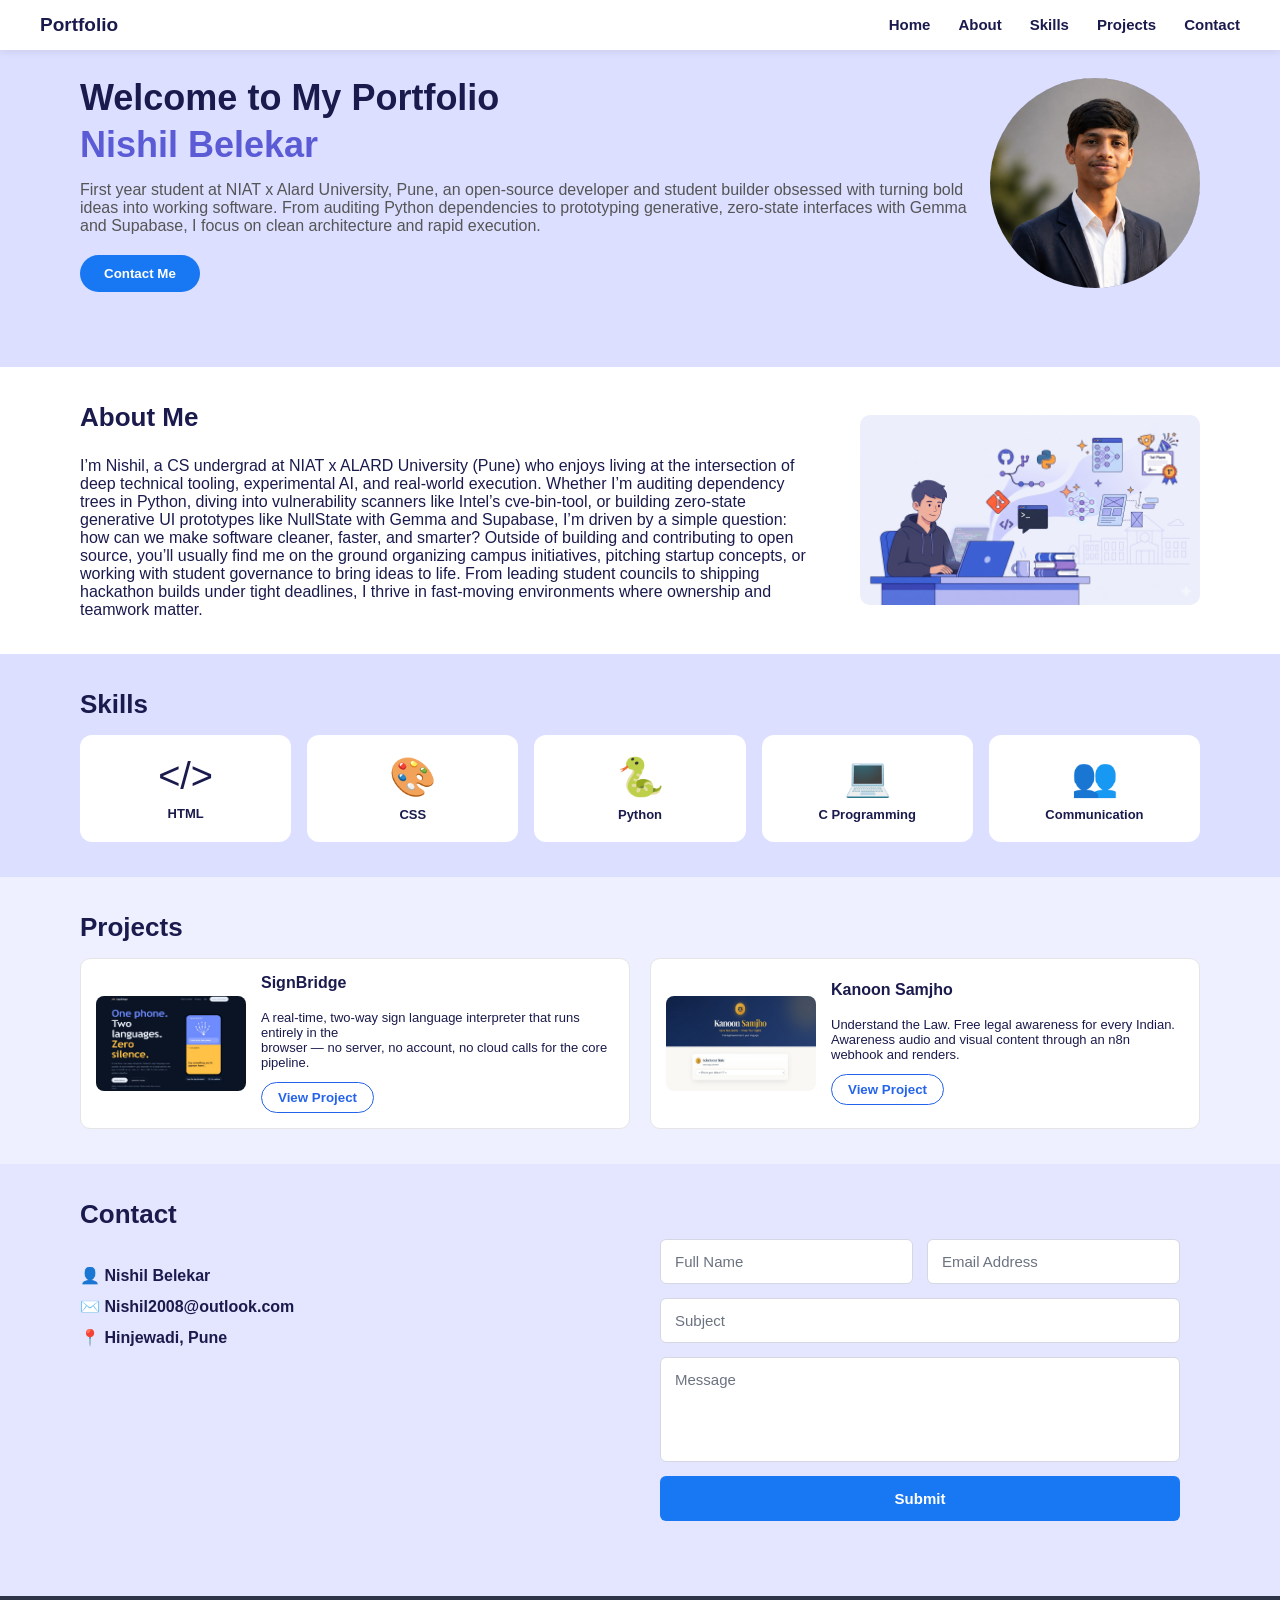
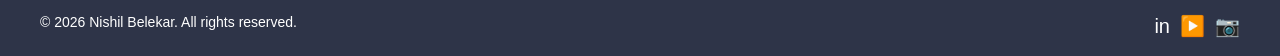
<file: index.html>
<!DOCTYPE html>
<html>
    <head>
        <meta charset="utf-8">
        <link rel="stylesheet" href="style.css">
        <meta name="viewport" content="width=device-width, initial-scale=1.0">
    </head>
    <body>
        <main>
            <nav>
                <div class="hd">Portfolio</div>
                <ul>
                    <li><a href="#">Home</a></li>
                    <li><a href="#about">About</a></li>
                    <li><a href="#skills">Skills</a></li>
                    <li><a href="#projects">Projects</a></li>
                    <li><a href="#contact">Contact</a></li>
                </ul>
            </nav>

            <div class="intro">
                <div>
                    <h1>Welcome to My Portfolio<br><span>Nishil Belekar</span></h1>
                    <p>First year student at NIAT x Alard University, Pune, an open-source developer and student builder obsessed with turning bold ideas into working software. From auditing Python dependencies to prototyping generative, zero-state interfaces with Gemma and Supabase, I focus on clean architecture and rapid execution.</p>
                    <button class="btn">Contact Me</button>
                </div>
            <img src="PP.jpeg" class="profilePic">
            </div>

            <section class="about" id="about">
                <div style="flex:1">
                    <h2>About Me</h2><br>
                    <p>I’m Nishil, a CS undergrad at NIAT x ALARD University (Pune) who enjoys living at the intersection of deep technical tooling, experimental AI, and real-world execution. Whether I’m auditing dependency trees in Python, diving into vulnerability scanners like Intel’s cve-bin-tool, or building zero-state generative UI prototypes like NullState with Gemma and Supabase, I’m driven by a simple question: how can we make software cleaner, faster, and smarter? Outside of building and contributing to open source, you’ll usually find me on the ground organizing campus initiatives, pitching startup concepts, or working with student governance to bring ideas to life. From leading student councils to shipping hackathon builds under tight deadlines, I thrive in fast-moving environments where ownership and teamwork matter.</p>
                </div>
                <img src="AboutME.png" class="aboutME">
            </section>

            <section class="mainSkill" id="skills">
                <h2>Skills</h2>
                <div class="skills">
                    <div class="skill"><span>&lt;/&gt;</span><b>HTML</b></div>
                    <div class="skill"><span>🎨</span><b>CSS</b></div>
                    <div class="skill"><span>🐍</span><b>Python</b></div>
                    <div class="skill"><span>💻</span><b>C Programming</b></div>
                    <div class="skill"><span>👥</span><b>Communication</b></div>
                </div>
            </section>

            <section id="projects">
                <h2>Projects</h2>
                <div class="projects">
                    <div class="card">
                        <img class="P_img" src="P1.jpeg">
                        <div>
                            <b>SignBridge</b>
                            <br>
                            <br>
                            <p>A real-time, two-way sign language interpreter that runs entirely in the<br>browser — no server, no account, no cloud calls for the core pipeline.</p>
                            <button class="outline">View Project</button>
                        </div>
                    </div>
                    <div class="card">
                        <img class="P_img" src="P2.jpeg">
                        <div>
                            <b>Kanoon Samjho</b>
                            <br>
                            <br>
                            <p>Understand the Law. Free legal awareness for every Indian.<br>Awareness audio and visual content through an n8n webhook and renders.</p>
                            <button class="outline">View Project</button>
                        </div>
                    </div>
                </div>
            </section>

            <section class="contact" id="contact">
                <div>
                    <h2>Contact</h2><br>
                    <div class="contactInfo">
                    <p>👤 Nishil Belekar</p>
                    <p>✉️ Nishil2008@outlook.com</p>
                    <p>📍 Hinjewadi, Pune</p>
                    </div>
                </div>
                <section class="conS">
                    <div class="conG">
                        <div class="box">Full Name</div>
                        <div class="box">Email Address</div>
                        <div class="box strech">Subject</div>
                        <div class="box strech mBox">Message</div>
                        <button type="button" class="submitBtn strech">Submit</button>
                    </div>
                </section>
            </section>

            <footer>
                <p>© 2026 Nishil Belekar. All rights reserved.</p>
                <div><span>in</span><span>▶️</span><span>📷</span></div>
            </footer>
        </main>
    </body>
</html>
</file>
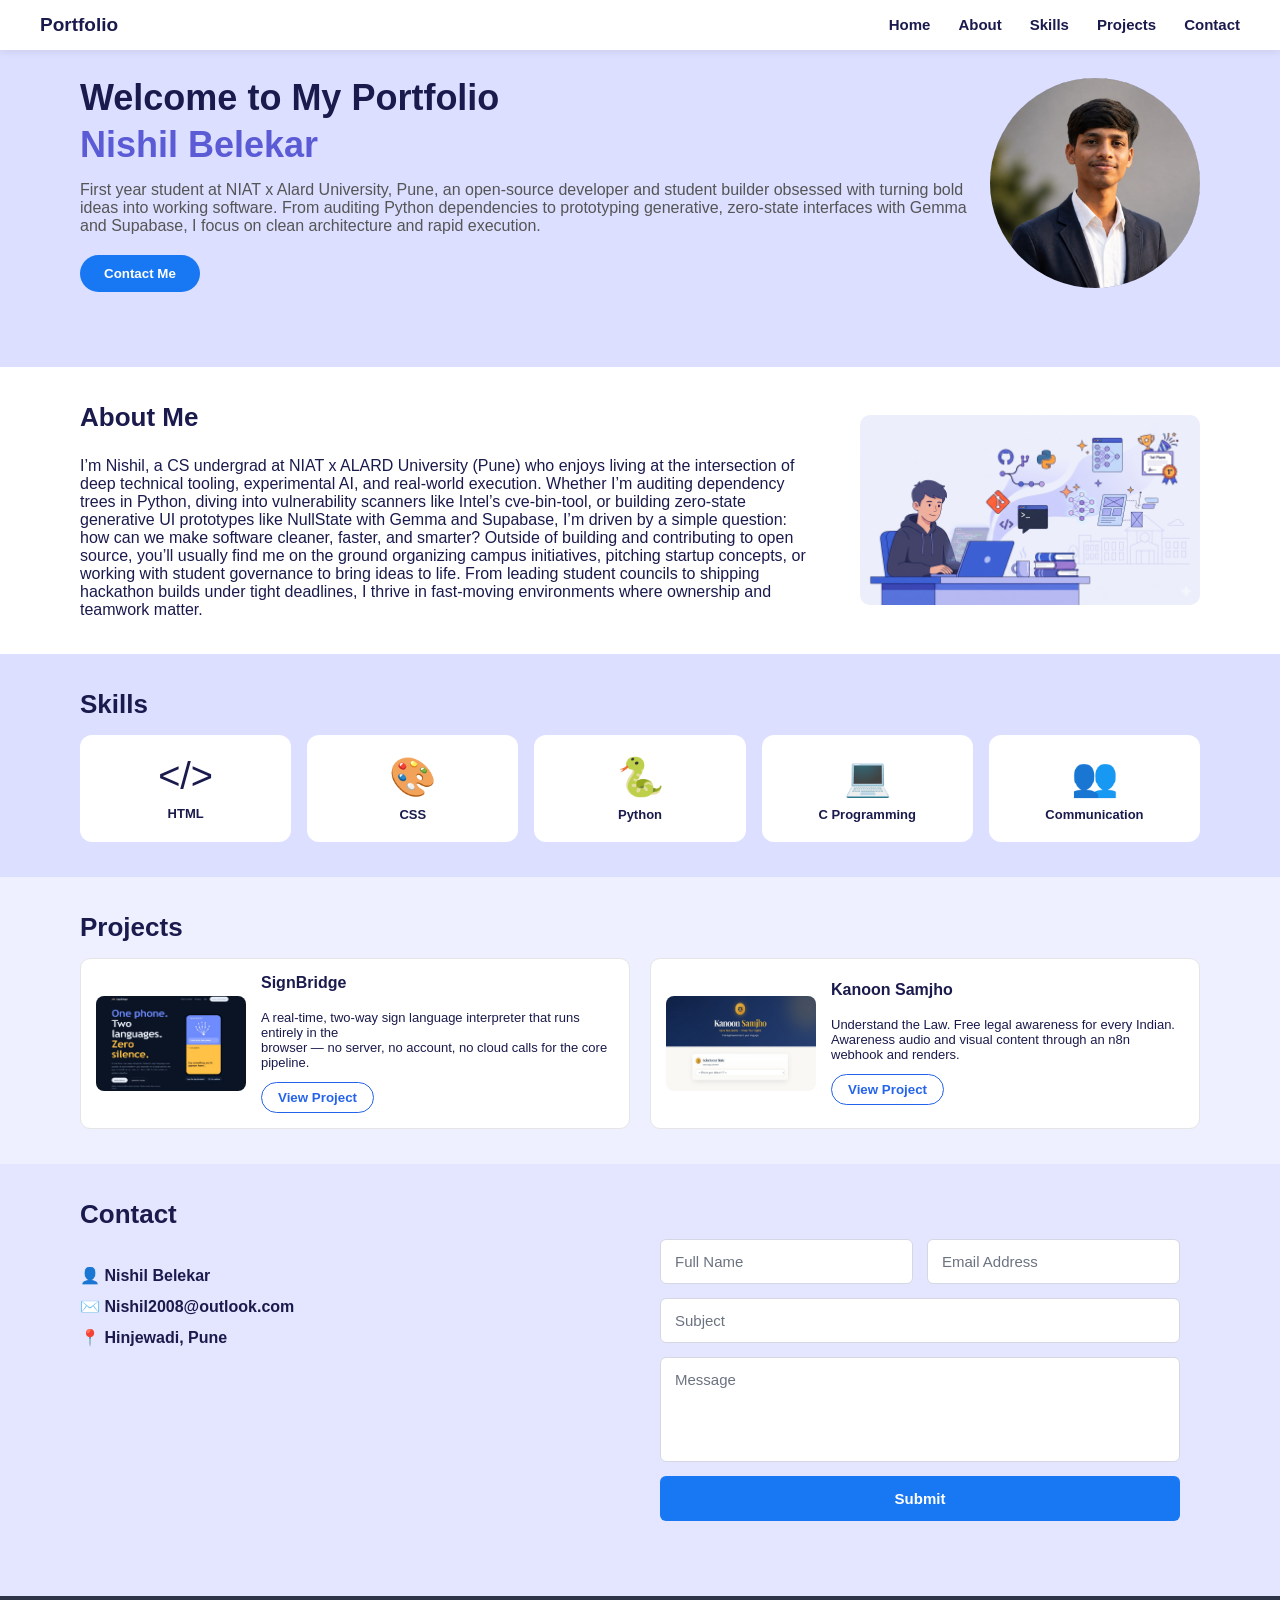
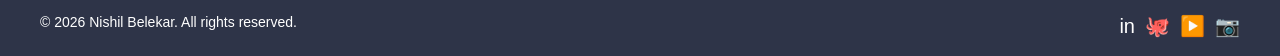
<file: Portfolio.html>
<!DOCTYPE html>
<html>
    <head>
        <meta charset="utf-8">
        <link rel="stylesheet" href="style.css">
        <meta name="viewport" content="width=device-width, initial-scale=1.0">
    </head>
    <body>
        <main>
            <nav>
                <div class="hd">Portfolio</div>
                <ul>
                    <li><a href="#">Home</a></li>
                    <li><a href="#about">About</a></li>
                    <li><a href="#skills">Skills</a></li>
                    <li><a href="#projects">Projects</a></li>
                    <li><a href="#contact">Contact</a></li>
                </ul>
            </nav>

            <div class="intro">
                <div>
                    <h1>Welcome to My Portfolio<br><span>Nishil Belekar</span></h1>
                    <p>First year student at NIAT x Alard University, Pune, an open-source developer and student builder obsessed with turning bold ideas into working software. From auditing Python dependencies to prototyping generative, zero-state interfaces with Gemma and Supabase, I focus on clean architecture and rapid execution.</p>
                    <button class="btn">Contact Me</button>
                </div>
            <img src="PP.jpeg" class="profilePic">
            </div>

            <section class="about" id="about">
                <div style="flex:1">
                    <h2>About Me</h2><br>
                    <p>I’m Nishil, a CS undergrad at NIAT x ALARD University (Pune) who enjoys living at the intersection of deep technical tooling, experimental AI, and real-world execution. Whether I’m auditing dependency trees in Python, diving into vulnerability scanners like Intel’s cve-bin-tool, or building zero-state generative UI prototypes like NullState with Gemma and Supabase, I’m driven by a simple question: how can we make software cleaner, faster, and smarter? Outside of building and contributing to open source, you’ll usually find me on the ground organizing campus initiatives, pitching startup concepts, or working with student governance to bring ideas to life. From leading student councils to shipping hackathon builds under tight deadlines, I thrive in fast-moving environments where ownership and teamwork matter.</p>
                </div>
                <img src="AboutME.png" class="aboutME">
            </section>

            <section class="mainSkill" id="skills">
                <h2>Skills</h2>
                <div class="skills">
                    <div class="skill"><span>&lt;/&gt;</span><b>HTML</b></div>
                    <div class="skill"><span>🎨</span><b>CSS</b></div>
                    <div class="skill"><span>🐍</span><b>Python</b></div>
                    <div class="skill"><span>💻</span><b>C Programming</b></div>
                    <div class="skill"><span>👥</span><b>Communication</b></div>
                </div>
            </section>

            <section id="projects">
                <h2>Projects</h2>
                <div class="projects">
                    <div class="card">
                        <img class="P_img" src="P1.jpeg">
                        <div>
                            <b>SignBridge</b>
                            <br>
                            <br>
                            <p>A real-time, two-way sign language interpreter that runs entirely in the<br>browser — no server, no account, no cloud calls for the core pipeline.</p>
                            <button class="outline">View Project</button>
                        </div>
                    </div>
                    <div class="card">
                        <img class="P_img" src="P2.jpeg">
                        <div>
                            <b>Kanoon Samjho</b>
                            <br>
                            <br>
                            <p>Understand the Law. Free legal awareness for every Indian.<br>Awareness audio and visual content through an n8n webhook and renders.</p>
                            <button class="outline">View Project</button>
                        </div>
                    </div>
                </div>
            </section>

            <section class="contact" id="contact">
                <div>
                    <h2>Contact</h2><br>
                    <div class="contactInfo">
                    <p>👤 Nishil Belekar</p>
                    <p>✉️ Nishil2008@outlook.com</p>
                    <p>📍 Hinjewadi, Pune</p>
                    </div>
                </div>
                <section class="conS">
                    <div class="conG">
                        <div class="box">Full Name</div>
                        <div class="box">Email Address</div>
                        <div class="box strech">Subject</div>
                        <div class="box strech mBox">Message</div>
                        <button type="button" class="submitBtn strech">Submit</button>
                    </div>
                </section>
            </section>

            <footer>
                <p>© 2026 Nishil Belekar. All rights reserved.</p>
                <div><span>in</span><span>🐙</span><span>▶️</span><span>📷</span></div>
            </footer>
        </main>
    </body>
</html>
</file>
<file: style.css>
*{
    margin: 0;
    padding: 0;
    box-sizing: border-box;
    font-family: Arial, sans-serif
}


body{
    background: #eef0ff;
    color: #1a1a4d
}


nav{
    display: flex;
    justify-content: space-between;
    align-items: center;
    background: #fff;
    padding: 14px 40px;
    top: 0;
    left: 0;
    right: 0;
    position: fixed;
    box-shadow: 0 2px 8px rgba(0,0,0,.08)
}


.hd{
    font-weight: 800;
    font-size: 19px
}


nav ul{
    display: flex;
    list-style: none;
    gap: 28px
}


  
nav a{
    text-decoration: none;
    color: #1a1a4d;
    font-weight: 600;
    font-size: 15px
}


nav a:hover{
    color: #2563eb;
    border-bottom: 3px solid #2563eb;
    padding-bottom: 4px
}


.intro{
    display: flex;
    justify-content: space-between;
    align-items: center;
    background: #dcdfff;
    padding: 75px 80px;
    overflow: hidden
}


.intro h1{
    font-size: 36px;
    line-height: 1.3
}


.intro h1 span{
    color: #5b5bd6
}

.intro p{
    color: #555;
    margin: 12px 0 20px

}


.btn{
    background: #1877f2;
    color: #fff;
    border: none;
    padding: 11px 24px;
    border-radius: 20px;
    font-weight: 700;
    cursor: pointer
}

.btn:hover{
    color: #fff;
    background-color: #1254b1;
    border: none;
    padding: 11px 24px;
    border-radius: 20px;
    font-weight: 700;
    cursor: pointer;
}

.profilePic{
    width: 210px;
    height: 210px;
    background: #c8cde0;
    border-radius: 100%;
    display: flex;
    align-items: center;
    justify-content: center;
    font-size: 110px;
    color: #5b6478
}


section{
    padding: 35px 80px
}

h2{
    font-size: 26px;
    margin-bottom: 6px
}


h2::after{
    display: block;
    width: 35px;
    height: 4px;
    background: #2563eb;
    border-radius: 5px;
    margin-top: 4px
}


.mainSkill{
    background: #dcdfff
}


.about{
    display: flex;
    gap: 50px;
    align-items: center;
    background: #fff
}



.aboutME{
    width: 340px;
    height: 190px;
    background: #d5d9e8;
    border-radius: 10px;
    display: flex;
    align-items: center;
    justify-content: center;
    font-size: 65px;
    color: #9aa1b8
}


.skills{
    display: flex;
    gap: 16px;
    margin-top: 15px
}

.skill{
    flex: 1;
    background: #fff;
    padding: 20px 10px;
    text-align: center;
    border-radius: 12px
}


.skill span{
    font-size: 38px;
    display: block
}

.skill b{
    display: block;
    margin-top: 8px;
    font-size: 13px
}


.projects{
    display: flex;
    gap: 20px;
    margin-top: 15px
}


.card{
    flex: 1;
    display: flex;
    gap: 15px;
    background: #fff;
    border: 1px solid #e5e5e5;
    padding: 15px;
    border-radius: 10px;
    align-items: center
}


.P_img{
    width: 150px;
    height: 95px;
    background: #d5d9e8;
    border-radius: 8px;
    display: flex;
    align-items: center;
    justify-content: center;
    font-size: 45px;
    color: #9aa1b8;
    flex-shrink: 0
}


.card p{
    font-size: 13px
}

.outline{
    margin-top: 12px;
    background: #fff;
    color: #2563eb;
    border: 1.5px solid #2563eb;
    padding: 7px 16px;
    border-radius: 20px;
    font-weight: 700;
    cursor: pointer
}

.outline:hover{
    color: #fff;
    background-color: #2563eb;
    margin-top: 12px;
    border: 1.5px solid #000;
}


.contact{
    display: flex;
    justify-content: space-between;
    gap: 40px;
    background: #e4e6ff
}


.contactInfo p{
    margin: 12px 0;
    font-weight: 600

}




.conS {
  background-color: #e4e6ff;
  width: 50%;
  padding: 40px 20px;
  font-family: "Segoe UI", Roboto, sans-serif;
}

.conG {
  display: grid;
  grid-template-columns: repeat(2, 1fr);
  gap: 14px;
  max-width: 720px;
  margin: 0 auto;
}

.box {
  background-color: #ffffff;
  border: 1px solid #d5d8e2;
  border-radius: 6px;
  padding: 13px 14px;
  color: #6b7280;
  font-size: 15px;
  user-select: none;
}

.strech {
  grid-column: 1 / -1;
}

.mBox {
  min-height: 105px;
}

.submitBtn {
  background-color: #1877f2;
  color: #ffffff;
  border: none;
  border-radius: 6px;
  padding: 14px;
  font-size: 15px;
  font-weight: 600;
  cursor: pointer;
  transition: background-color 0.2s ease;
}

.submitBtn:hover {
  background-color: #1565d8;
}

footer{
    background:#2e3448;
    color:#fff;
    display:flex;
    justify-content:space-between;
    padding:18px 40px;
    font-size:14px
}


@media(max-width:768px){
    section,.intro{
        padding:40px 20px
    }

    .intro,.about,.contact,.projects,.skills{
        flex-direction:column
    }

    .btn{
        display: block;
        margin: 0 auto;
    }

    .intro{
        padding: 105px 20px 45px;
        gap: 30px;
    }

    nav ul{
        display:none
    }

    footer{
        padding: 10px;
    }
}

footer span{
    font-size:20px;
    margin-left:10px
}
</file>
